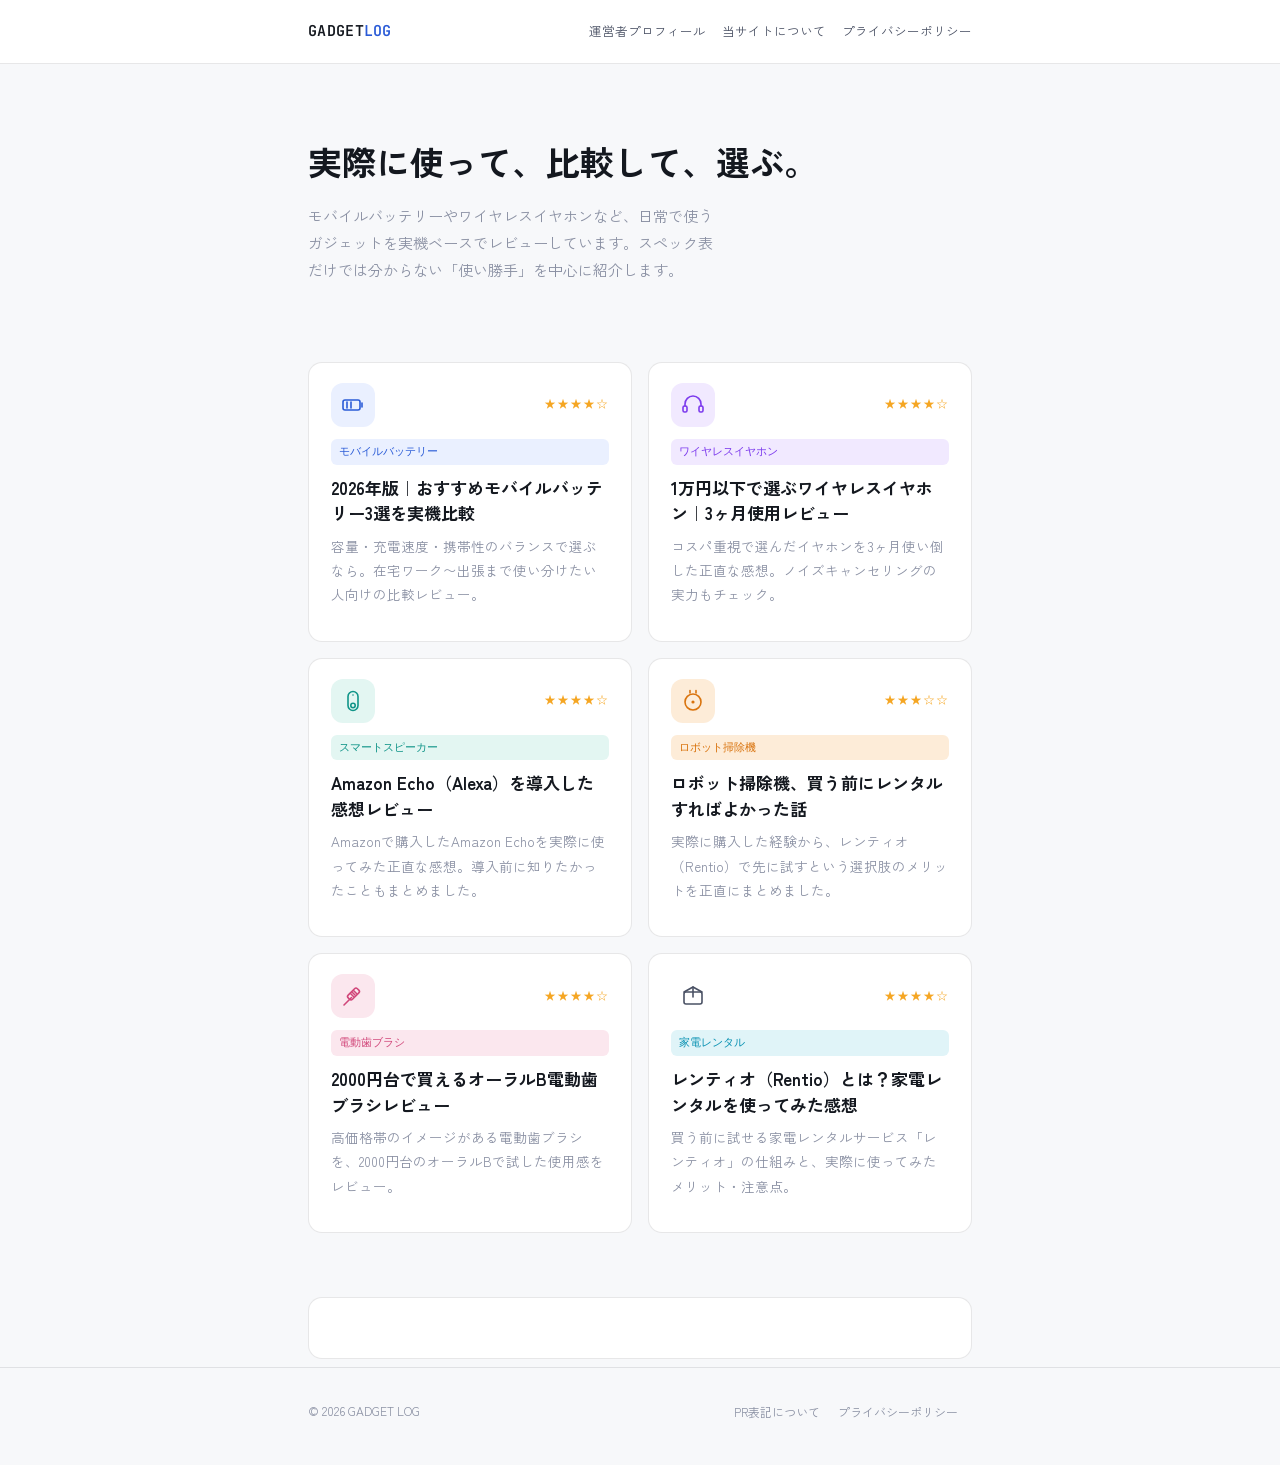
<file: index.html>
<!DOCTYPE html>
<html lang="ja">
<head>
<meta charset="UTF-8">
<meta name="viewport" content="width=device-width, initial-scale=1.0">
<title>ガジェットログ — 実機レビューで選ぶ、失敗しないガジェット</title>
<meta name="description" content="モバイルバッテリーやワイヤレスイヤホンなど、身近なガジェットを実際に使って比較・レビューするブログ。">
<link rel="preconnect" href="https://fonts.googleapis.com">
<link rel="preconnect" href="https://fonts.gstatic.com" crossorigin>
<link href="https://fonts.googleapis.com/css2?family=Zen+Kaku+Gothic+New:wght@300;400;500;700&family=JetBrains+Mono:wght@400;500;600&display=swap" rel="stylesheet">
<link rel="stylesheet" href="style.css">
</head>
<body>

<header class="site-header">
  <div class="container">
    <div class="site-logo">GADGET<span>LOG</span></div>
    <nav class="site-nav">
      <a href="https://kaitoinoue0921-sudo.github.io/" target="_blank" rel="noopener noreferrer">運営者プロフィール</a>
      <a href="disclosure.html">当サイトについて</a>
      <a href="privacy.html">プライバシーポリシー</a>
    </nav>
  </div>
</header>

<section class="hero">
  <div class="container">
    <h1>実際に使って、比較して、選ぶ。</h1>
    <p>モバイルバッテリーやワイヤレスイヤホンなど、日常で使うガジェットを実機ベースでレビューしています。スペック表だけでは分からない「使い勝手」を中心に紹介します。</p>
  </div>
</section>

<main class="container">
  <div class="article-grid">

    <article class="article-card">
      <div class="card-top">
        <div class="icon-badge cat-battery">
          <svg viewBox="0 0 24 24"><rect x="2" y="7" width="17" height="10" rx="2"/><line x1="21" y1="10" x2="21" y2="14"/><line x1="6" y1="9" x2="6" y2="15"/><line x1="10" y1="9" x2="10" y2="15"/></svg>
        </div>
        <span class="card-stars">★★★★☆</span>
      </div>
      <span class="tag cat-battery">モバイルバッテリー</span>
      <h2><a href="articles/mobile-battery-comparison.html">2026年版｜おすすめモバイルバッテリー3選を実機比較</a></h2>
      <p>容量・充電速度・携帯性のバランスで選ぶなら。在宅ワーク〜出張まで使い分けたい人向けの比較レビュー。</p>
    </article>

    <article class="article-card">
      <div class="card-top">
        <div class="icon-badge cat-audio">
          <svg viewBox="0 0 24 24"><path d="M4 13v-2a8 8 0 0 1 16 0v2"/><rect x="2" y="13" width="4" height="6" rx="1.5"/><rect x="18" y="13" width="4" height="6" rx="1.5"/></svg>
        </div>
        <span class="card-stars">★★★★☆</span>
      </div>
      <span class="tag cat-audio">ワイヤレスイヤホン</span>
      <h2><a href="articles/wireless-earbuds-review.html">1万円以下で選ぶワイヤレスイヤホン｜3ヶ月使用レビュー</a></h2>
      <p>コスパ重視で選んだイヤホンを3ヶ月使い倒した正直な感想。ノイズキャンセリングの実力もチェック。</p>
    </article>

    <article class="article-card">
      <div class="card-top">
        <div class="icon-badge cat-smart">
          <svg viewBox="0 0 24 24"><rect x="7" y="2.5" width="10" height="19" rx="5"/><circle cx="12" cy="16.5" r="2.2"/><line x1="12" y1="6" x2="12" y2="6.01"/></svg>
        </div>
        <span class="card-stars">★★★★☆</span>
      </div>
      <span class="tag cat-smart">スマートスピーカー</span>
      <h2><a href="articles/amazon-echo-review.html">Amazon Echo（Alexa）を導入した感想レビュー</a></h2>
      <p>Amazonで購入したAmazon Echoを実際に使ってみた正直な感想。導入前に知りたかったこともまとめました。</p>
    </article>

    <article class="article-card">
      <div class="card-top">
        <div class="icon-badge cat-clean">
          <svg viewBox="0 0 24 24"><circle cx="12" cy="13" r="8"/><circle cx="12" cy="13" r="1.6" fill="currentColor" stroke="none"/><path d="M9 4 L9 1.5 M15 4 L15 1.5"/></svg>
        </div>
        <span class="card-stars">★★★☆☆</span>
      </div>
      <span class="tag cat-clean">ロボット掃除機</span>
      <h2><a href="articles/robot-vacuum-buy-vs-rent.html">ロボット掃除機、買う前にレンタルすればよかった話</a></h2>
      <p>実際に購入した経験から、レンティオ（Rentio）で先に試すという選択肢のメリットを正直にまとめました。</p>
    </article>

    <article class="article-card">
      <div class="card-top">
        <div class="icon-badge cat-care">
          <svg viewBox="0 0 24 24"><path d="M3 21 L10.5 13.5"/><rect x="9.5" y="3.5" width="6" height="13" rx="2" transform="rotate(45 12.5 10)"/><path d="M12.5 6.5 L15.5 9.5 M11 8 L14 11 M9.5 9.5 L12.5 12.5"/></svg>
        </div>
        <span class="card-stars">★★★★☆</span>
      </div>
      <span class="tag cat-care">電動歯ブラシ</span>
      <h2><a href="articles/oral-b-toothbrush.html">2000円台で買えるオーラルB電動歯ブラシレビュー</a></h2>
      <p>高価格帯のイメージがある電動歯ブラシを、2000円台のオーラルBで試した使用感をレビュー。</p>
    </article>

    <article class="article-card">
      <div class="card-top">
        <div class="icon-badge cat-rental">
          <svg viewBox="0 0 24 24"><rect x="3" y="8" width="18" height="12" rx="2"/><path d="M3 8 L12 3 L21 8"/><path d="M12 3 V13"/></svg>
        </div>
        <span class="card-stars">★★★★☆</span>
      </div>
      <span class="tag cat-rental">家電レンタル</span>
      <h2><a href="articles/rentio-review.html">レンティオ（Rentio）とは？家電レンタルを使ってみた感想</a></h2>
      <p>買う前に試せる家電レンタルサービス「レンティオ」の仕組みと、実際に使ってみたメリット・注意点。</p>
    </article>

  </div>
  <!-- 応援セクション。文面と金額は本体サイト側の /support/support.js で一括管理している -->
  <section class="support-section">
    <div data-ksup="gadget-log" data-skin="light"></div>
  </section>

</main>

<footer class="site-footer">
  <div class="container">
    <p>&copy; 2026 GADGET LOG</p>
    <nav>
      <a href="disclosure.html">PR表記について</a>
      <a href="privacy.html">プライバシーポリシー</a>
    </nav>
  </div>
</footer>

<script src="https://kaitoinoue0921.github.io/support/support.js" defer></script>
</body>
</html>
</file>
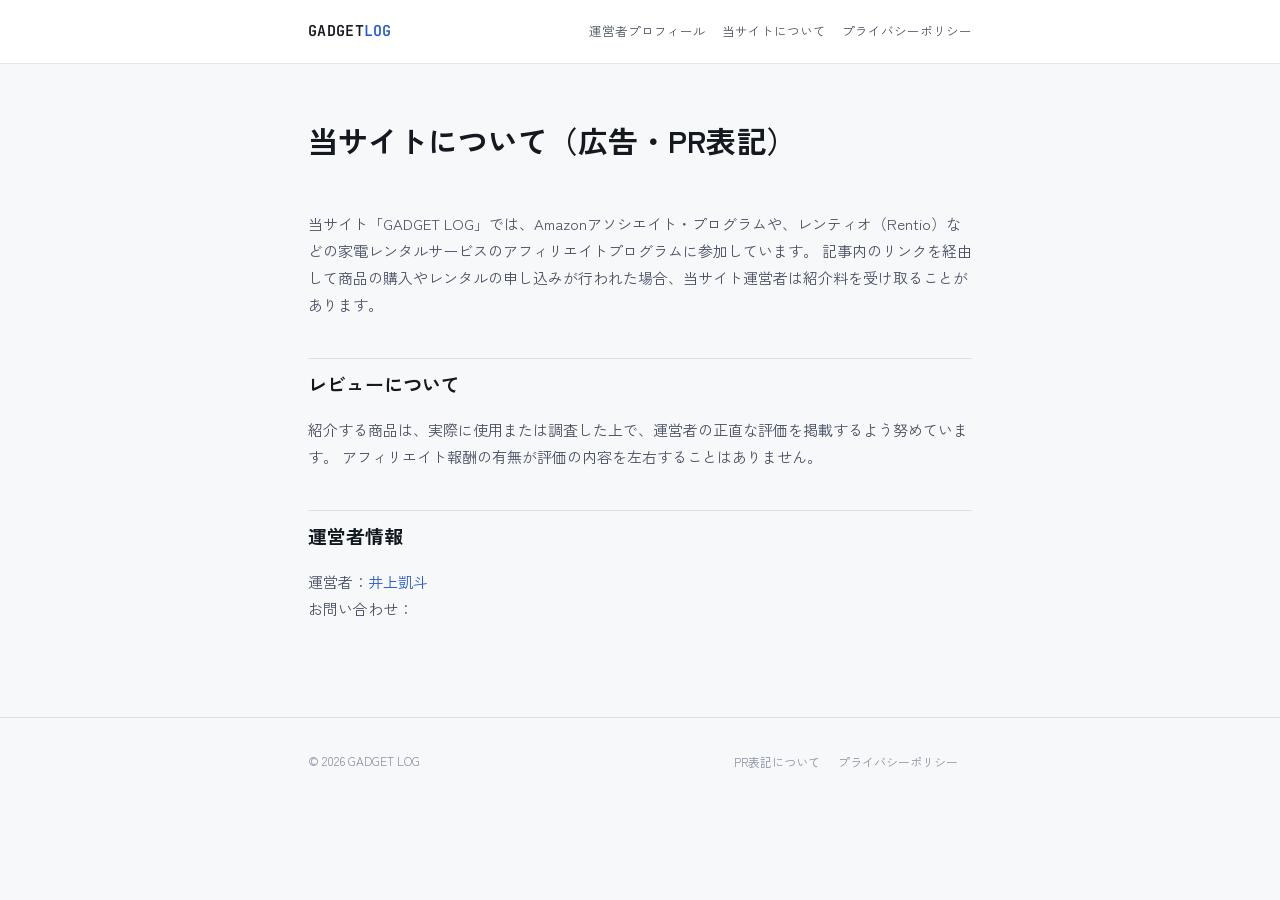
<file: disclosure.html>
<!DOCTYPE html>
<html lang="ja">
<head>
<meta charset="UTF-8">
<meta name="viewport" content="width=device-width, initial-scale=1.0">
<title>当サイトについて（PR表記） — GADGET LOG</title>
<link href="https://fonts.googleapis.com/css2?family=Zen+Kaku+Gothic+New:wght@300;400;500;700&family=JetBrains+Mono:wght@400;500;600&display=swap" rel="stylesheet">
<link rel="stylesheet" href="style.css">
</head>
<body>

<header class="site-header">
  <div class="container">
    <div class="site-logo"><a href="index.html" style="color:inherit;text-decoration:none;">GADGET<span>LOG</span></a></div>
    <nav class="site-nav">
      <a href="https://kaitoinoue0921-sudo.github.io/" target="_blank" rel="noopener noreferrer">運営者プロフィール</a>
      <a href="disclosure.html">当サイトについて</a>
      <a href="privacy.html">プライバシーポリシー</a>
    </nav>
  </div>
</header>

<div class="container">
  <div class="article-header">
    <h1>当サイトについて（広告・PR表記）</h1>
  </div>
</div>

<article class="body">
  <div class="container">
    <p>
      当サイト「GADGET LOG」では、Amazonアソシエイト・プログラムや、レンティオ（Rentio）などの家電レンタルサービスのアフィリエイトプログラムに参加しています。
      記事内のリンクを経由して商品の購入やレンタルの申し込みが行われた場合、当サイト運営者は紹介料を受け取ることがあります。
    </p>
    <h2>レビューについて</h2>
    <p>
      紹介する商品は、実際に使用または調査した上で、運営者の正直な評価を掲載するよう努めています。
      アフィリエイト報酬の有無が評価の内容を左右することはありません。
    </p>
    <h2>運営者情報</h2>
    <p>
      運営者：<a href="https://kaitoinoue0921-sudo.github.io/" target="_blank" rel="noopener noreferrer">井上凱斗</a><br>
      お問い合わせ：<!-- TODO: 連絡先メールアドレスを記載 -->
    </p>
  </div>
</article>

<footer class="site-footer">
  <div class="container">
    <p>&copy; 2026 GADGET LOG</p>
    <nav>
      <a href="disclosure.html">PR表記について</a>
      <a href="privacy.html">プライバシーポリシー</a>
    </nav>
  </div>
</footer>

</body>
</html>
</file>
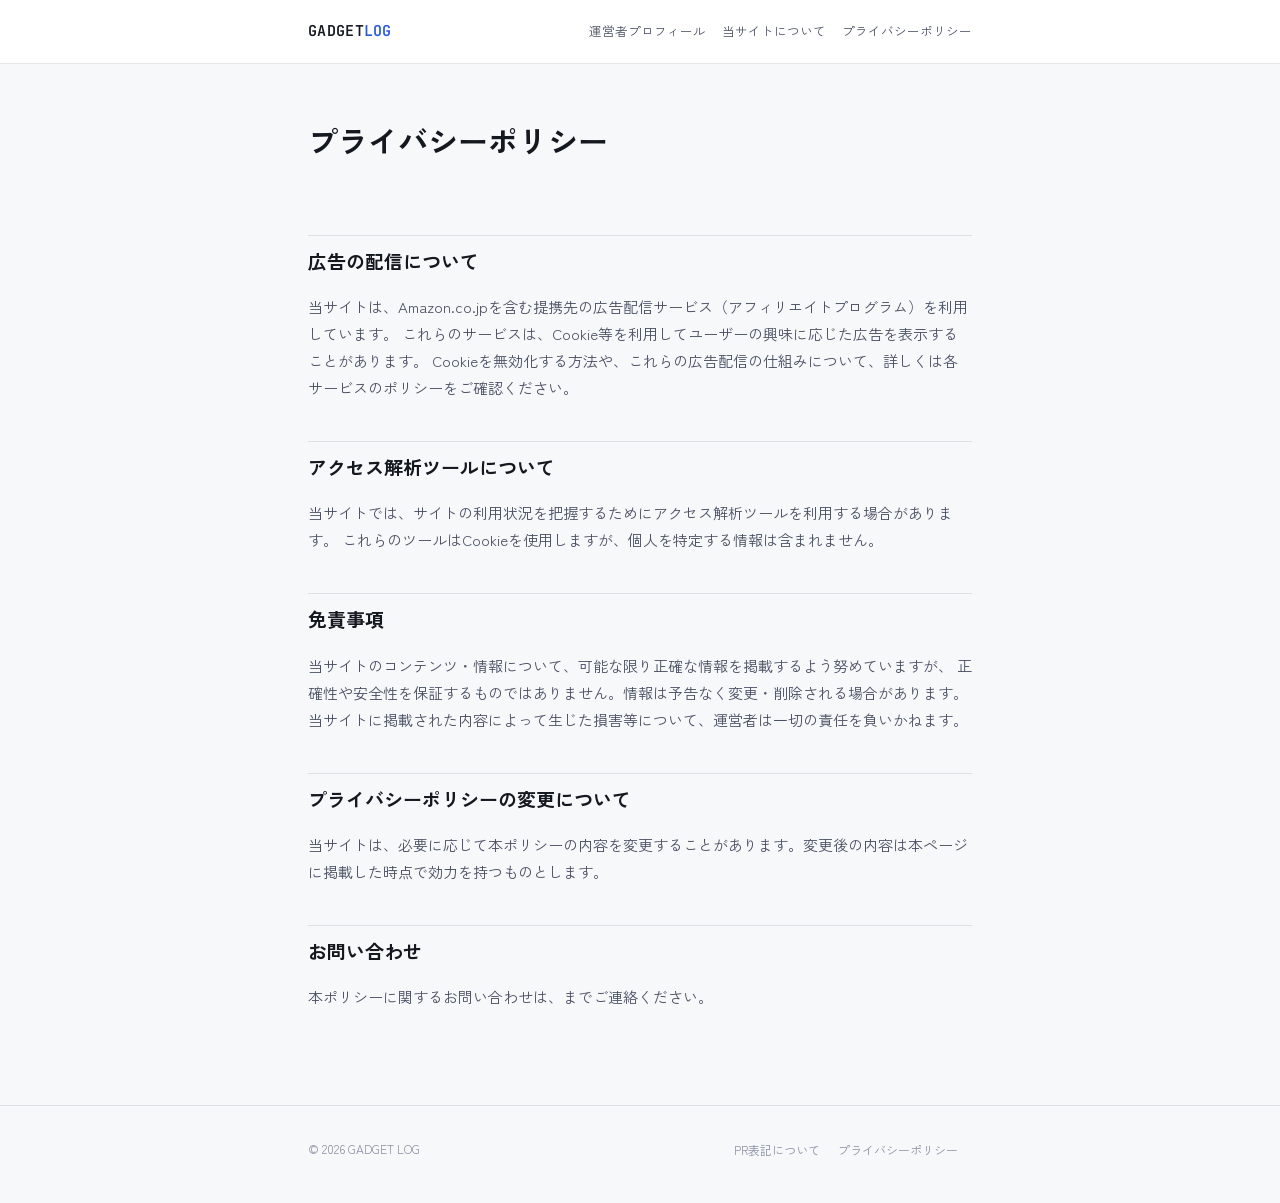
<file: privacy.html>
<!DOCTYPE html>
<html lang="ja">
<head>
<meta charset="UTF-8">
<meta name="viewport" content="width=device-width, initial-scale=1.0">
<title>プライバシーポリシー — GADGET LOG</title>
<link href="https://fonts.googleapis.com/css2?family=Zen+Kaku+Gothic+New:wght@300;400;500;700&family=JetBrains+Mono:wght@400;500;600&display=swap" rel="stylesheet">
<link rel="stylesheet" href="style.css">
</head>
<body>

<header class="site-header">
  <div class="container">
    <div class="site-logo"><a href="index.html" style="color:inherit;text-decoration:none;">GADGET<span>LOG</span></a></div>
    <nav class="site-nav">
      <a href="https://kaitoinoue0921-sudo.github.io/" target="_blank" rel="noopener noreferrer">運営者プロフィール</a>
      <a href="disclosure.html">当サイトについて</a>
      <a href="privacy.html">プライバシーポリシー</a>
    </nav>
  </div>
</header>

<div class="container">
  <div class="article-header">
    <h1>プライバシーポリシー</h1>
  </div>
</div>

<article class="body">
  <div class="container">

    <h2>広告の配信について</h2>
    <p>
      当サイトは、Amazon.co.jpを含む提携先の広告配信サービス（アフィリエイトプログラム）を利用しています。
      これらのサービスは、Cookie等を利用してユーザーの興味に応じた広告を表示することがあります。
      Cookieを無効化する方法や、これらの広告配信の仕組みについて、詳しくは各サービスのポリシーをご確認ください。
    </p>

    <h2>アクセス解析ツールについて</h2>
    <p>
      当サイトでは、サイトの利用状況を把握するためにアクセス解析ツールを利用する場合があります。
      <!-- TODO: Google Analytics等を導入する場合はここに明記 -->
      これらのツールはCookieを使用しますが、個人を特定する情報は含まれません。
    </p>

    <h2>免責事項</h2>
    <p>
      当サイトのコンテンツ・情報について、可能な限り正確な情報を掲載するよう努めていますが、
      正確性や安全性を保証するものではありません。情報は予告なく変更・削除される場合があります。
      当サイトに掲載された内容によって生じた損害等について、運営者は一切の責任を負いかねます。
    </p>

    <h2>プライバシーポリシーの変更について</h2>
    <p>
      当サイトは、必要に応じて本ポリシーの内容を変更することがあります。変更後の内容は本ページに掲載した時点で効力を持つものとします。
    </p>

    <h2>お問い合わせ</h2>
    <p>
      本ポリシーに関するお問い合わせは、<!-- TODO: 連絡先メールアドレスを記載 -->までご連絡ください。
    </p>

  </div>
</article>

<footer class="site-footer">
  <div class="container">
    <p>&copy; 2026 GADGET LOG</p>
    <nav>
      <a href="disclosure.html">PR表記について</a>
      <a href="privacy.html">プライバシーポリシー</a>
    </nav>
  </div>
</footer>

</body>
</html>
</file>
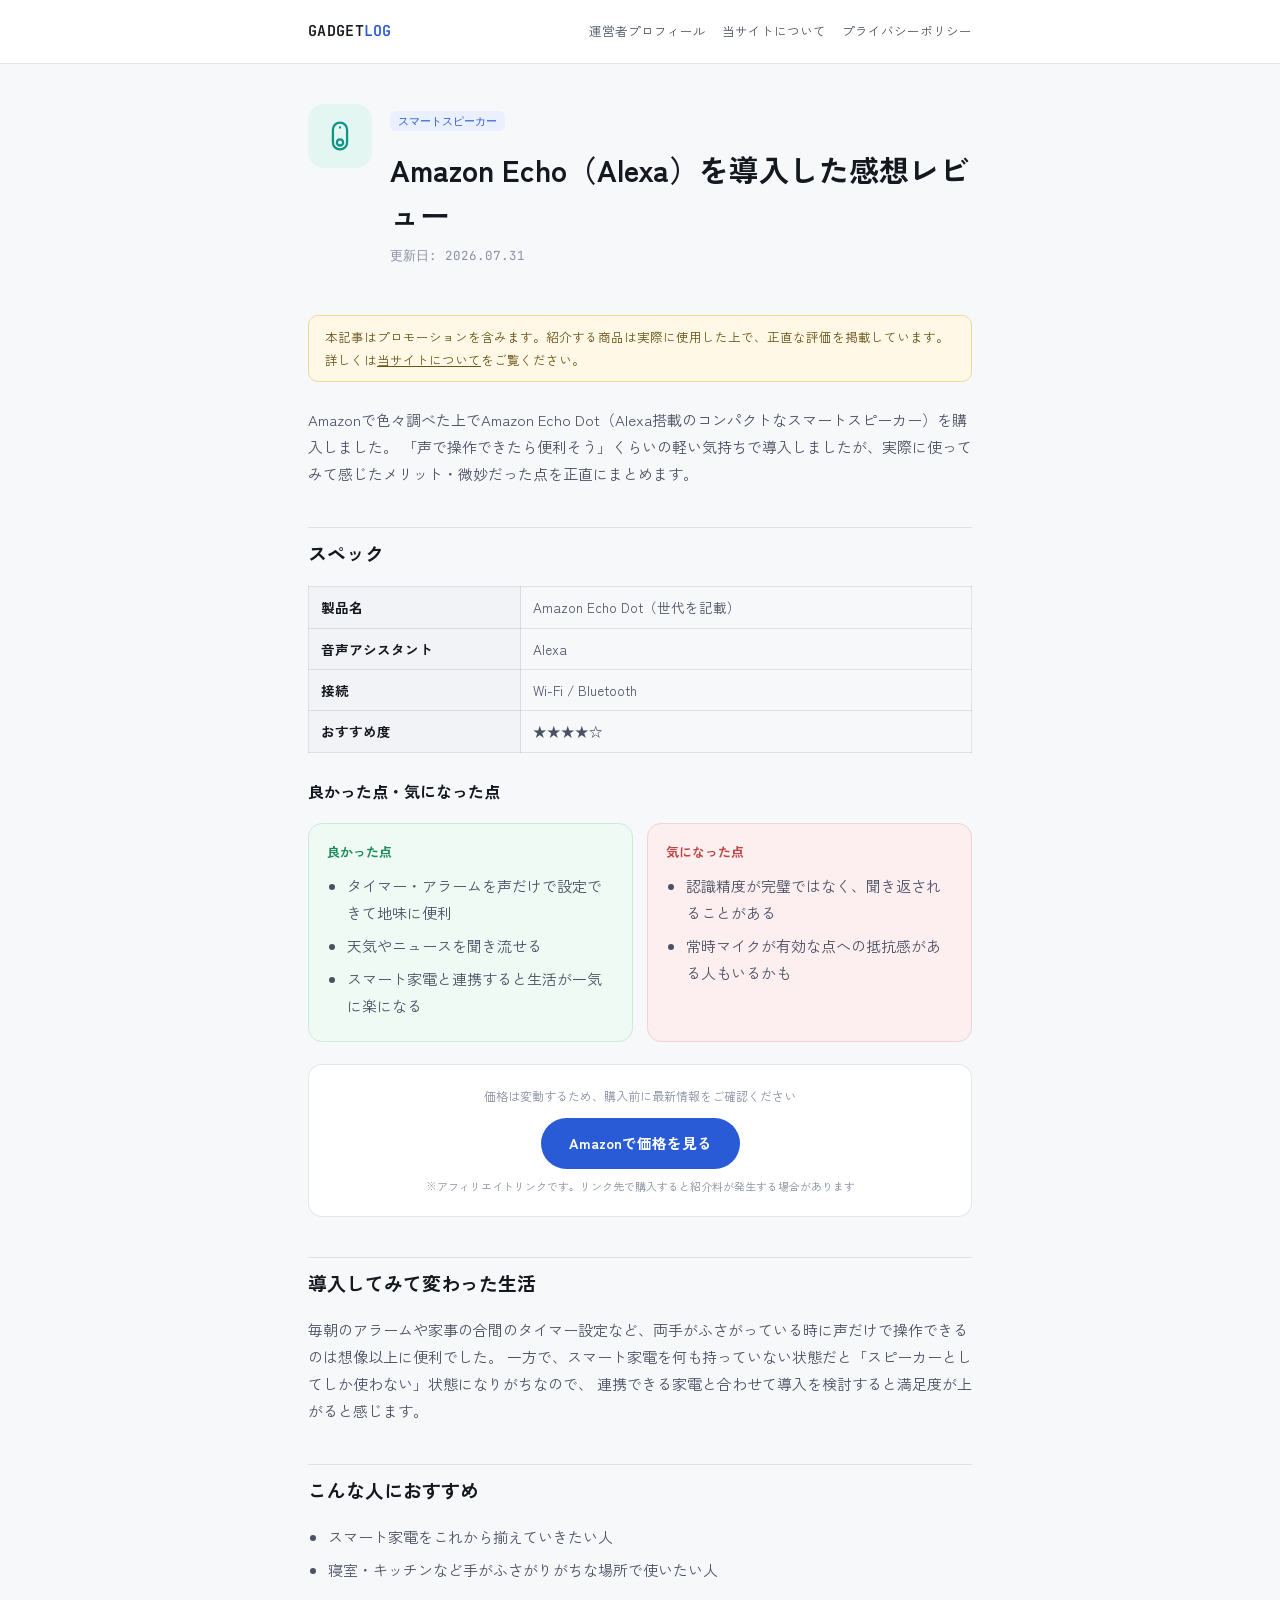
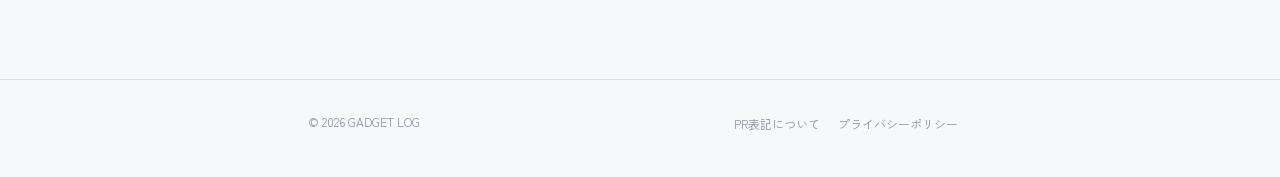
<file: articles/amazon-echo-review.html>
<!DOCTYPE html>
<html lang="ja">
<head>
<meta charset="UTF-8">
<meta name="viewport" content="width=device-width, initial-scale=1.0">
<title>Amazon Echo（Alexa）を導入した感想レビュー — GADGET LOG</title>
<meta name="description" content="Amazonで購入したAmazon Echo（Alexa）を実際に使ってみたレビュー。導入前に知りたかったことまとめ。">
<link rel="preconnect" href="https://fonts.googleapis.com">
<link rel="preconnect" href="https://fonts.gstatic.com" crossorigin>
<link href="https://fonts.googleapis.com/css2?family=Zen+Kaku+Gothic+New:wght@300;400;500;700&family=JetBrains+Mono:wght@400;500;600&display=swap" rel="stylesheet">
<link rel="stylesheet" href="../style.css">
</head>
<body>

<header class="site-header">
  <div class="container">
    <div class="site-logo"><a href="../index.html" style="color:inherit;text-decoration:none;">GADGET<span>LOG</span></a></div>
    <nav class="site-nav">
      <a href="https://kaitoinoue0921-sudo.github.io/" target="_blank" rel="noopener noreferrer">運営者プロフィール</a>
      <a href="../disclosure.html">当サイトについて</a>
      <a href="../privacy.html">プライバシーポリシー</a>
    </nav>
  </div>
</header>

<div class="container">
  <div class="article-header">
    <div class="icon-badge icon-badge--lg cat-smart">
      <svg viewBox="0 0 24 24"><rect x="7" y="2.5" width="10" height="19" rx="5"/><circle cx="12" cy="16.5" r="2.2"/><line x1="12" y1="6" x2="12" y2="6.01"/></svg>
    </div>
    <div class="header-text">
      <span class="tag cat-smart">スマートスピーカー</span>
      <h1>Amazon Echo（Alexa）を導入した感想レビュー</h1>
      <div class="byline">更新日: 2026.07.31</div>
    </div>
  </div>

  <div class="disclosure-banner">
    本記事はプロモーションを含みます。紹介する商品は実際に使用した上で、正直な評価を掲載しています。詳しくは<a href="../disclosure.html">当サイトについて</a>をご覧ください。
  </div>
</div>

<article class="body">
  <div class="container">

    <p>
      Amazonで色々調べた上でAmazon Echo Dot（Alexa搭載のコンパクトなスマートスピーカー）を購入しました。
      「声で操作できたら便利そう」くらいの軽い気持ちで導入しましたが、実際に使ってみて感じたメリット・微妙だった点を正直にまとめます。
      <!-- TODO: 実際の世代（第何世代のEcho Dotか）に差し替えてください -->
    </p>

    <h2>スペック</h2>
    <table class="spec">
      <tr><th>製品名</th><td>Amazon Echo Dot（世代を記載）</td></tr>
      <tr><th>音声アシスタント</th><td>Alexa</td></tr>
      <tr><th>接続</th><td>Wi-Fi / Bluetooth</td></tr>
      <tr><th>おすすめ度</th><td>★★★★☆</td></tr>
    </table>

    <h3>良かった点・気になった点</h3>
    <div class="pros-cons">
      <div class="pros">
        <h4>良かった点</h4>
        <ul>
          <li>タイマー・アラームを声だけで設定できて地味に便利</li>
          <li>天気やニュースを聞き流せる</li>
          <li>スマート家電と連携すると生活が一気に楽になる</li>
        </ul>
      </div>
      <div class="cons">
        <h4>気になった点</h4>
        <ul>
          <li>認識精度が完璧ではなく、聞き返されることがある</li>
          <li>常時マイクが有効な点への抵抗感がある人もいるかも</li>
        </ul>
      </div>
    </div>

    <div class="cta-box">
      <div class="price-note">価格は変動するため、購入前に最新情報をご確認ください</div>
      <a class="cta-button" href="#" rel="nofollow sponsored noopener" target="_blank">Amazonで価格を見る</a>
      <span class="ext-note">※アフィリエイトリンクです。リンク先で購入すると紹介料が発生する場合があります</span>
    </div>

    <h2>導入してみて変わった生活</h2>
    <p>
      毎朝のアラームや家事の合間のタイマー設定など、両手がふさがっている時に声だけで操作できるのは想像以上に便利でした。
      一方で、スマート家電を何も持っていない状態だと「スピーカーとしてしか使わない」状態になりがちなので、
      連携できる家電と合わせて導入を検討すると満足度が上がると感じます。
    </p>

    <h2>こんな人におすすめ</h2>
    <ul>
      <li>スマート家電をこれから揃えていきたい人</li>
      <li>寝室・キッチンなど手がふさがりがちな場所で使いたい人</li>
    </ul>

  </div>
</article>

<footer class="site-footer">
  <div class="container">
    <p>&copy; 2026 GADGET LOG</p>
    <nav>
      <a href="../disclosure.html">PR表記について</a>
      <a href="../privacy.html">プライバシーポリシー</a>
    </nav>
  </div>
</footer>

</body>
</html>
</file>
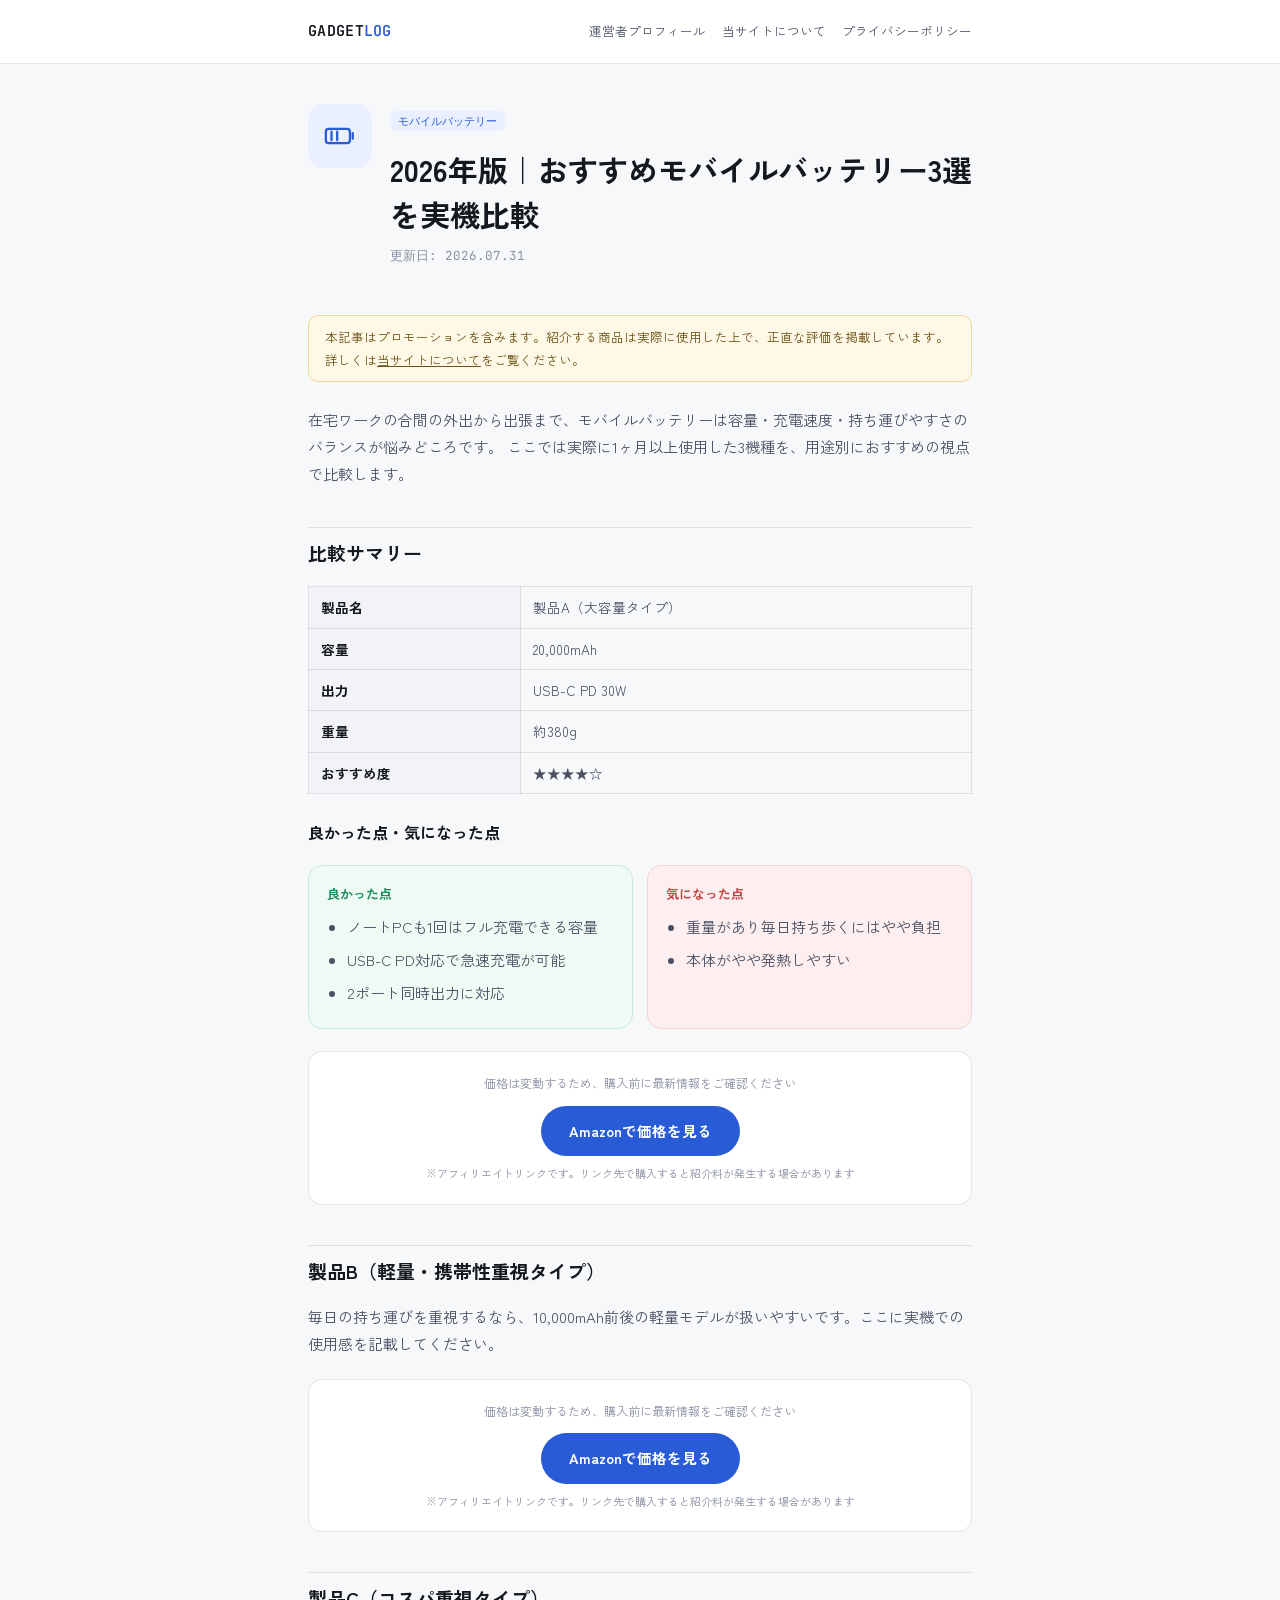
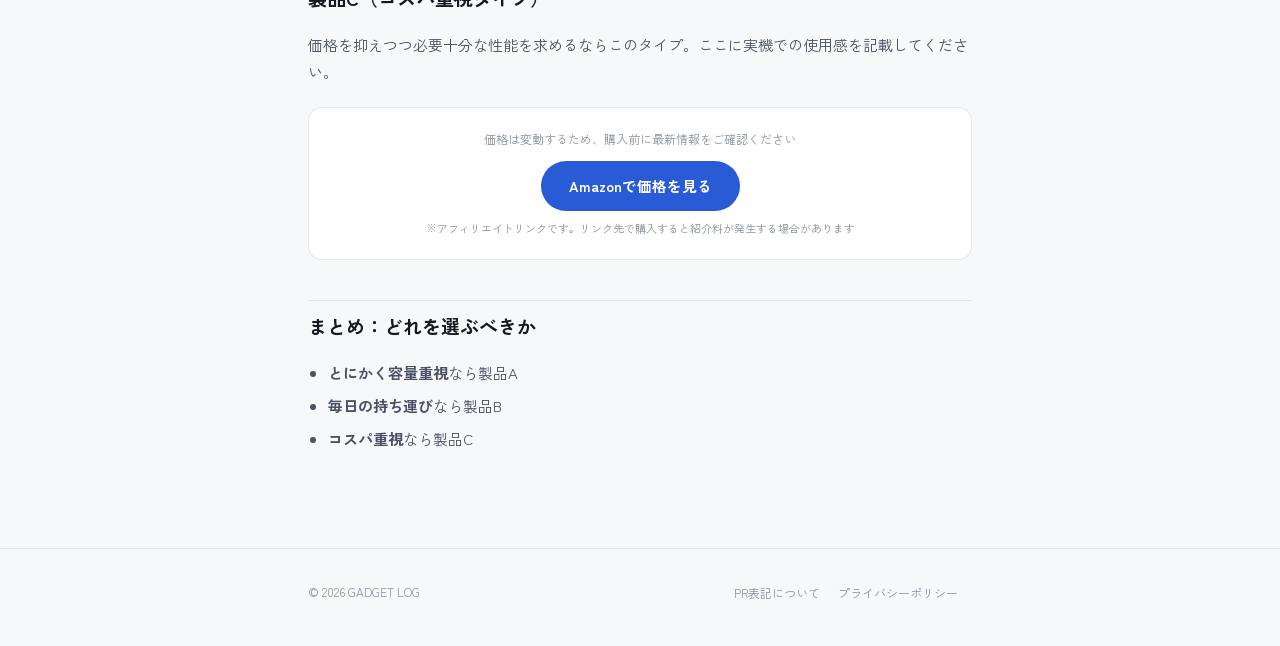
<file: articles/mobile-battery-comparison.html>
<!DOCTYPE html>
<html lang="ja">
<head>
<meta charset="UTF-8">
<meta name="viewport" content="width=device-width, initial-scale=1.0">
<title>2026年版｜おすすめモバイルバッテリー3選を実機比較 — GADGET LOG</title>
<meta name="description" content="容量・充電速度・携帯性のバランスで選ぶモバイルバッテリー3機種を実機比較。">
<link rel="preconnect" href="https://fonts.googleapis.com">
<link rel="preconnect" href="https://fonts.gstatic.com" crossorigin>
<link href="https://fonts.googleapis.com/css2?family=Zen+Kaku+Gothic+New:wght@300;400;500;700&family=JetBrains+Mono:wght@400;500;600&display=swap" rel="stylesheet">
<link rel="stylesheet" href="../style.css">
</head>
<body>

<header class="site-header">
  <div class="container">
    <div class="site-logo"><a href="../index.html" style="color:inherit;text-decoration:none;">GADGET<span>LOG</span></a></div>
    <nav class="site-nav">
      <a href="https://kaitoinoue0921-sudo.github.io/" target="_blank" rel="noopener noreferrer">運営者プロフィール</a>
      <a href="../disclosure.html">当サイトについて</a>
      <a href="../privacy.html">プライバシーポリシー</a>
    </nav>
  </div>
</header>

<div class="container">
  <div class="article-header">
    <div class="icon-badge icon-badge--lg cat-battery">
      <svg viewBox="0 0 24 24"><rect x="2" y="7" width="17" height="10" rx="2"/><line x1="21" y1="10" x2="21" y2="14"/><line x1="6" y1="9" x2="6" y2="15"/><line x1="10" y1="9" x2="10" y2="15"/></svg>
    </div>
    <div class="header-text">
      <span class="tag cat-battery">モバイルバッテリー</span>
      <h1>2026年版｜おすすめモバイルバッテリー3選を実機比較</h1>
      <div class="byline">更新日: 2026.07.31</div>
    </div>
  </div>

  <div class="disclosure-banner">
    本記事はプロモーションを含みます。紹介する商品は実際に使用した上で、正直な評価を掲載しています。詳しくは<a href="../disclosure.html">当サイトについて</a>をご覧ください。
  </div>
</div>

<article class="body">
  <div class="container">

    <p>
      在宅ワークの合間の外出から出張まで、モバイルバッテリーは容量・充電速度・持ち運びやすさのバランスが悩みどころです。
      ここでは実際に1ヶ月以上使用した3機種を、用途別におすすめの視点で比較します。
      <!-- TODO: 実際に使用した製品名・型番・使用感に差し替えてください -->
    </p>

    <h2>比較サマリー</h2>
    <table class="spec">
      <tr><th>製品名</th><td>製品A（大容量タイプ）</td></tr>
      <tr><th>容量</th><td>20,000mAh</td></tr>
      <tr><th>出力</th><td>USB-C PD 30W</td></tr>
      <tr><th>重量</th><td>約380g</td></tr>
      <tr><th>おすすめ度</th><td>★★★★☆</td></tr>
    </table>

    <h3>良かった点・気になった点</h3>
    <div class="pros-cons">
      <div class="pros">
        <h4>良かった点</h4>
        <ul>
          <li>ノートPCも1回はフル充電できる容量</li>
          <li>USB-C PD対応で急速充電が可能</li>
          <li>2ポート同時出力に対応</li>
        </ul>
      </div>
      <div class="cons">
        <h4>気になった点</h4>
        <ul>
          <li>重量があり毎日持ち歩くにはやや負担</li>
          <li>本体がやや発熱しやすい</li>
        </ul>
      </div>
    </div>

    <div class="cta-box">
      <div class="price-note">価格は変動するため、購入前に最新情報をご確認ください</div>
      <a class="cta-button" href="#" rel="nofollow sponsored noopener" target="_blank">Amazonで価格を見る</a>
      <span class="ext-note">※アフィリエイトリンクです。リンク先で購入すると紹介料が発生する場合があります</span>
    </div>

    <h2>製品B（軽量・携帯性重視タイプ）</h2>
    <p>
      毎日の持ち運びを重視するなら、10,000mAh前後の軽量モデルが扱いやすいです。ここに実機での使用感を記載してください。
    </p>
    <div class="cta-box">
      <div class="price-note">価格は変動するため、購入前に最新情報をご確認ください</div>
      <a class="cta-button" href="#" rel="nofollow sponsored noopener" target="_blank">Amazonで価格を見る</a>
      <span class="ext-note">※アフィリエイトリンクです。リンク先で購入すると紹介料が発生する場合があります</span>
    </div>

    <h2>製品C（コスパ重視タイプ）</h2>
    <p>
      価格を抑えつつ必要十分な性能を求めるならこのタイプ。ここに実機での使用感を記載してください。
    </p>
    <div class="cta-box">
      <div class="price-note">価格は変動するため、購入前に最新情報をご確認ください</div>
      <a class="cta-button" href="#" rel="nofollow sponsored noopener" target="_blank">Amazonで価格を見る</a>
      <span class="ext-note">※アフィリエイトリンクです。リンク先で購入すると紹介料が発生する場合があります</span>
    </div>

    <h2>まとめ：どれを選ぶべきか</h2>
    <ul>
      <li><strong>とにかく容量重視</strong>なら製品A</li>
      <li><strong>毎日の持ち運び</strong>なら製品B</li>
      <li><strong>コスパ重視</strong>なら製品C</li>
    </ul>

  </div>
</article>

<footer class="site-footer">
  <div class="container">
    <p>&copy; 2026 GADGET LOG</p>
    <nav>
      <a href="../disclosure.html">PR表記について</a>
      <a href="../privacy.html">プライバシーポリシー</a>
    </nav>
  </div>
</footer>

</body>
</html>
</file>
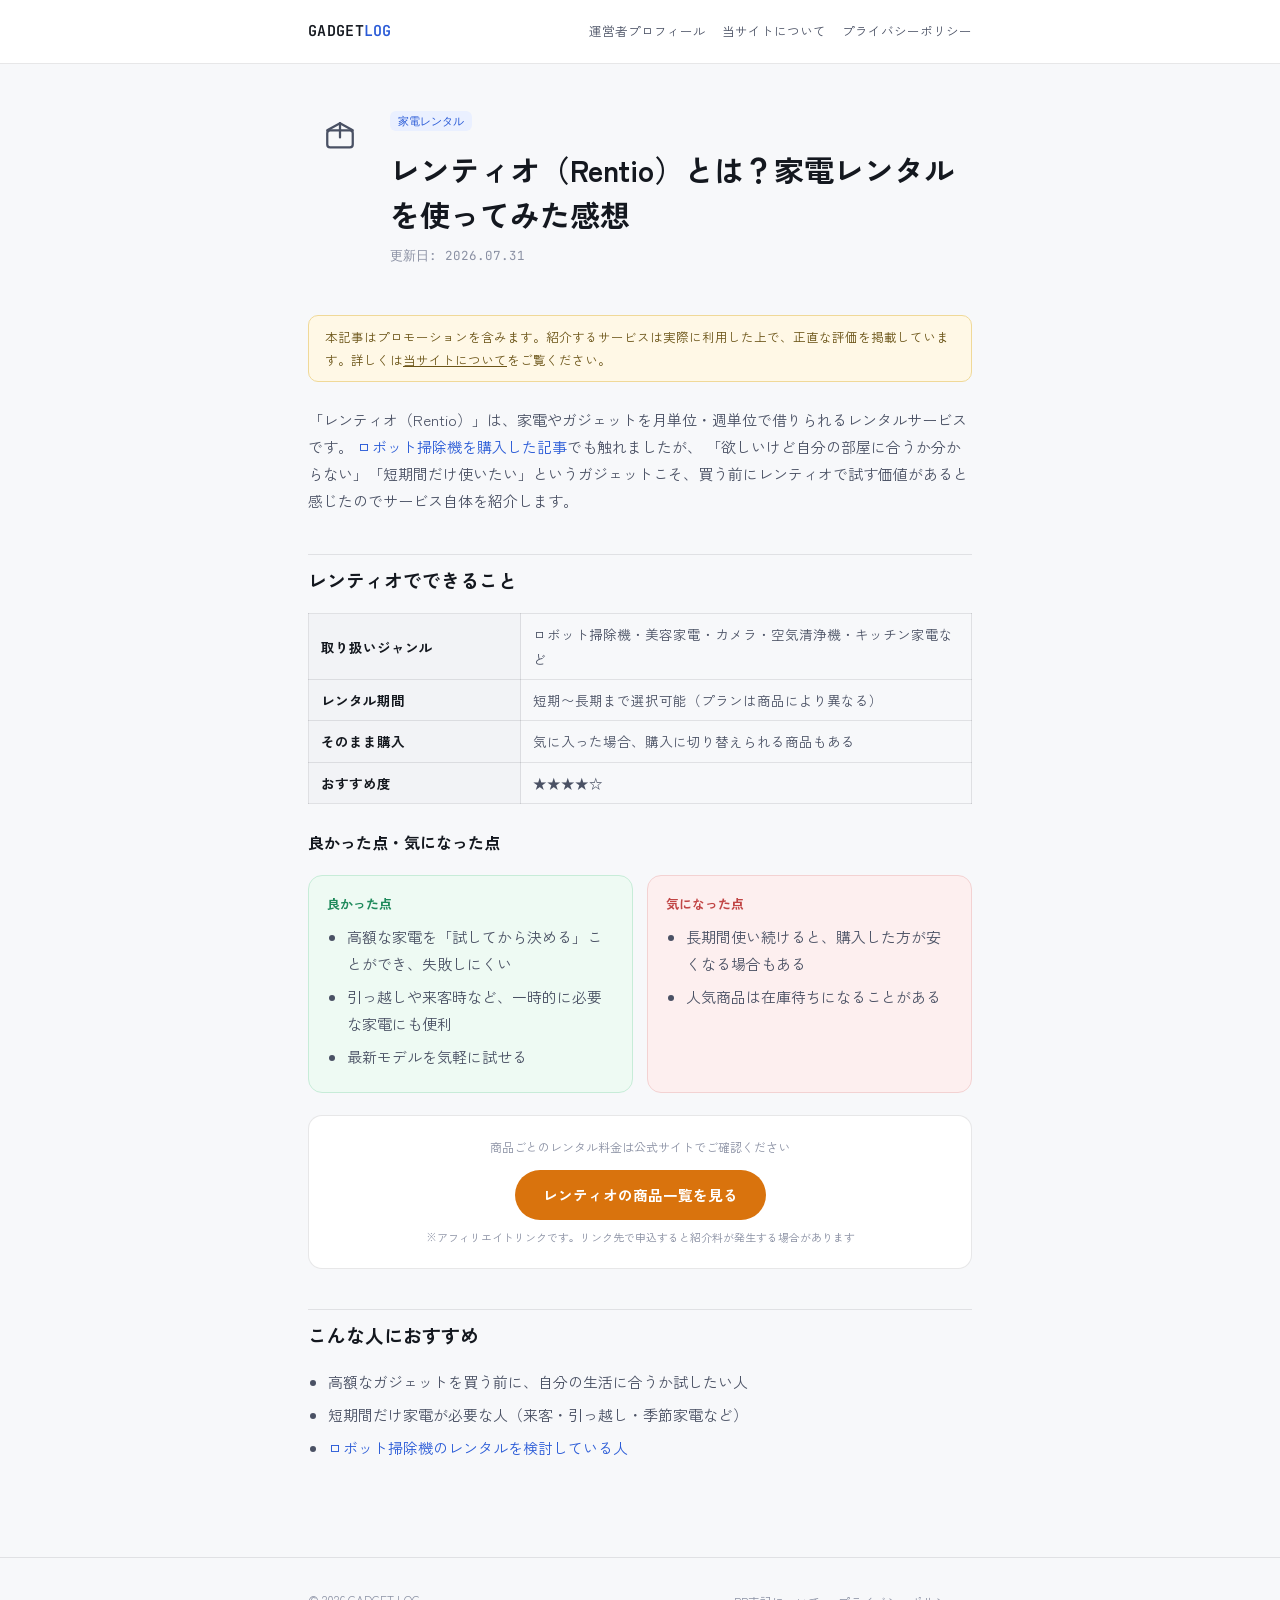
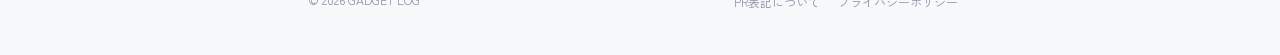
<file: articles/rentio-review.html>
<!DOCTYPE html>
<html lang="ja">
<head>
<meta charset="UTF-8">
<meta name="viewport" content="width=device-width, initial-scale=1.0">
<title>レンティオ（Rentio）とは？家電レンタルを使ってみた感想 — GADGET LOG</title>
<meta name="description" content="家電レンタルサービス「レンティオ（Rentio)」の仕組みと、実際に使ってみて感じたメリット・注意点をまとめました。">
<link rel="preconnect" href="https://fonts.googleapis.com">
<link rel="preconnect" href="https://fonts.gstatic.com" crossorigin>
<link href="https://fonts.googleapis.com/css2?family=Zen+Kaku+Gothic+New:wght@300;400;500;700&family=JetBrains+Mono:wght@400;500;600&display=swap" rel="stylesheet">
<link rel="stylesheet" href="../style.css">
</head>
<body>

<header class="site-header">
  <div class="container">
    <div class="site-logo"><a href="../index.html" style="color:inherit;text-decoration:none;">GADGET<span>LOG</span></a></div>
    <nav class="site-nav">
      <a href="https://kaitoinoue0921-sudo.github.io/" target="_blank" rel="noopener noreferrer">運営者プロフィール</a>
      <a href="../disclosure.html">当サイトについて</a>
      <a href="../privacy.html">プライバシーポリシー</a>
    </nav>
  </div>
</header>

<div class="container">
  <div class="article-header">
    <div class="icon-badge icon-badge--lg cat-rental">
      <svg viewBox="0 0 24 24"><rect x="3" y="8" width="18" height="12" rx="2"/><path d="M3 8 L12 3 L21 8"/><path d="M12 3 V13"/></svg>
    </div>
    <div class="header-text">
      <span class="tag cat-rental">家電レンタル</span>
      <h1>レンティオ（Rentio）とは？家電レンタルを使ってみた感想</h1>
      <div class="byline">更新日: 2026.07.31</div>
    </div>
  </div>

  <div class="disclosure-banner">
    本記事はプロモーションを含みます。紹介するサービスは実際に利用した上で、正直な評価を掲載しています。詳しくは<a href="../disclosure.html">当サイトについて</a>をご覧ください。
  </div>
</div>

<article class="body">
  <div class="container">

    <p>
      「レンティオ（Rentio）」は、家電やガジェットを月単位・週単位で借りられるレンタルサービスです。
      <a href="robot-vacuum-buy-vs-rent.html">ロボット掃除機を購入した記事</a>でも触れましたが、
      「欲しいけど自分の部屋に合うか分からない」「短期間だけ使いたい」というガジェットこそ、買う前にレンティオで試す価値があると感じたのでサービス自体を紹介します。
    </p>

    <h2>レンティオでできること</h2>
    <table class="spec">
      <tr><th>取り扱いジャンル</th><td>ロボット掃除機・美容家電・カメラ・空気清浄機・キッチン家電など</td></tr>
      <tr><th>レンタル期間</th><td>短期〜長期まで選択可能（プランは商品により異なる）</td></tr>
      <tr><th>そのまま購入</th><td>気に入った場合、購入に切り替えられる商品もある</td></tr>
      <tr><th>おすすめ度</th><td>★★★★☆</td></tr>
    </table>

    <h3>良かった点・気になった点</h3>
    <div class="pros-cons">
      <div class="pros">
        <h4>良かった点</h4>
        <ul>
          <li>高額な家電を「試してから決める」ことができ、失敗しにくい</li>
          <li>引っ越しや来客時など、一時的に必要な家電にも便利</li>
          <li>最新モデルを気軽に試せる</li>
        </ul>
      </div>
      <div class="cons">
        <h4>気になった点</h4>
        <ul>
          <li>長期間使い続けると、購入した方が安くなる場合もある</li>
          <li>人気商品は在庫待ちになることがある</li>
        </ul>
      </div>
    </div>

    <div class="cta-box">
      <div class="price-note">商品ごとのレンタル料金は公式サイトでご確認ください</div>
      <a class="cta-button cta-button--clean" href="#" rel="nofollow sponsored noopener" target="_blank">レンティオの商品一覧を見る</a>
      <span class="ext-note">※アフィリエイトリンクです。リンク先で申込すると紹介料が発生する場合があります</span>
    </div>

    <h2>こんな人におすすめ</h2>
    <ul>
      <li>高額なガジェットを買う前に、自分の生活に合うか試したい人</li>
      <li>短期間だけ家電が必要な人（来客・引っ越し・季節家電など）</li>
      <li><a href="robot-vacuum-buy-vs-rent.html">ロボット掃除機のレンタルを検討している人</a></li>
    </ul>

  </div>
</article>

<footer class="site-footer">
  <div class="container">
    <p>&copy; 2026 GADGET LOG</p>
    <nav>
      <a href="../disclosure.html">PR表記について</a>
      <a href="../privacy.html">プライバシーポリシー</a>
    </nav>
  </div>
</footer>

</body>
</html>
</file>
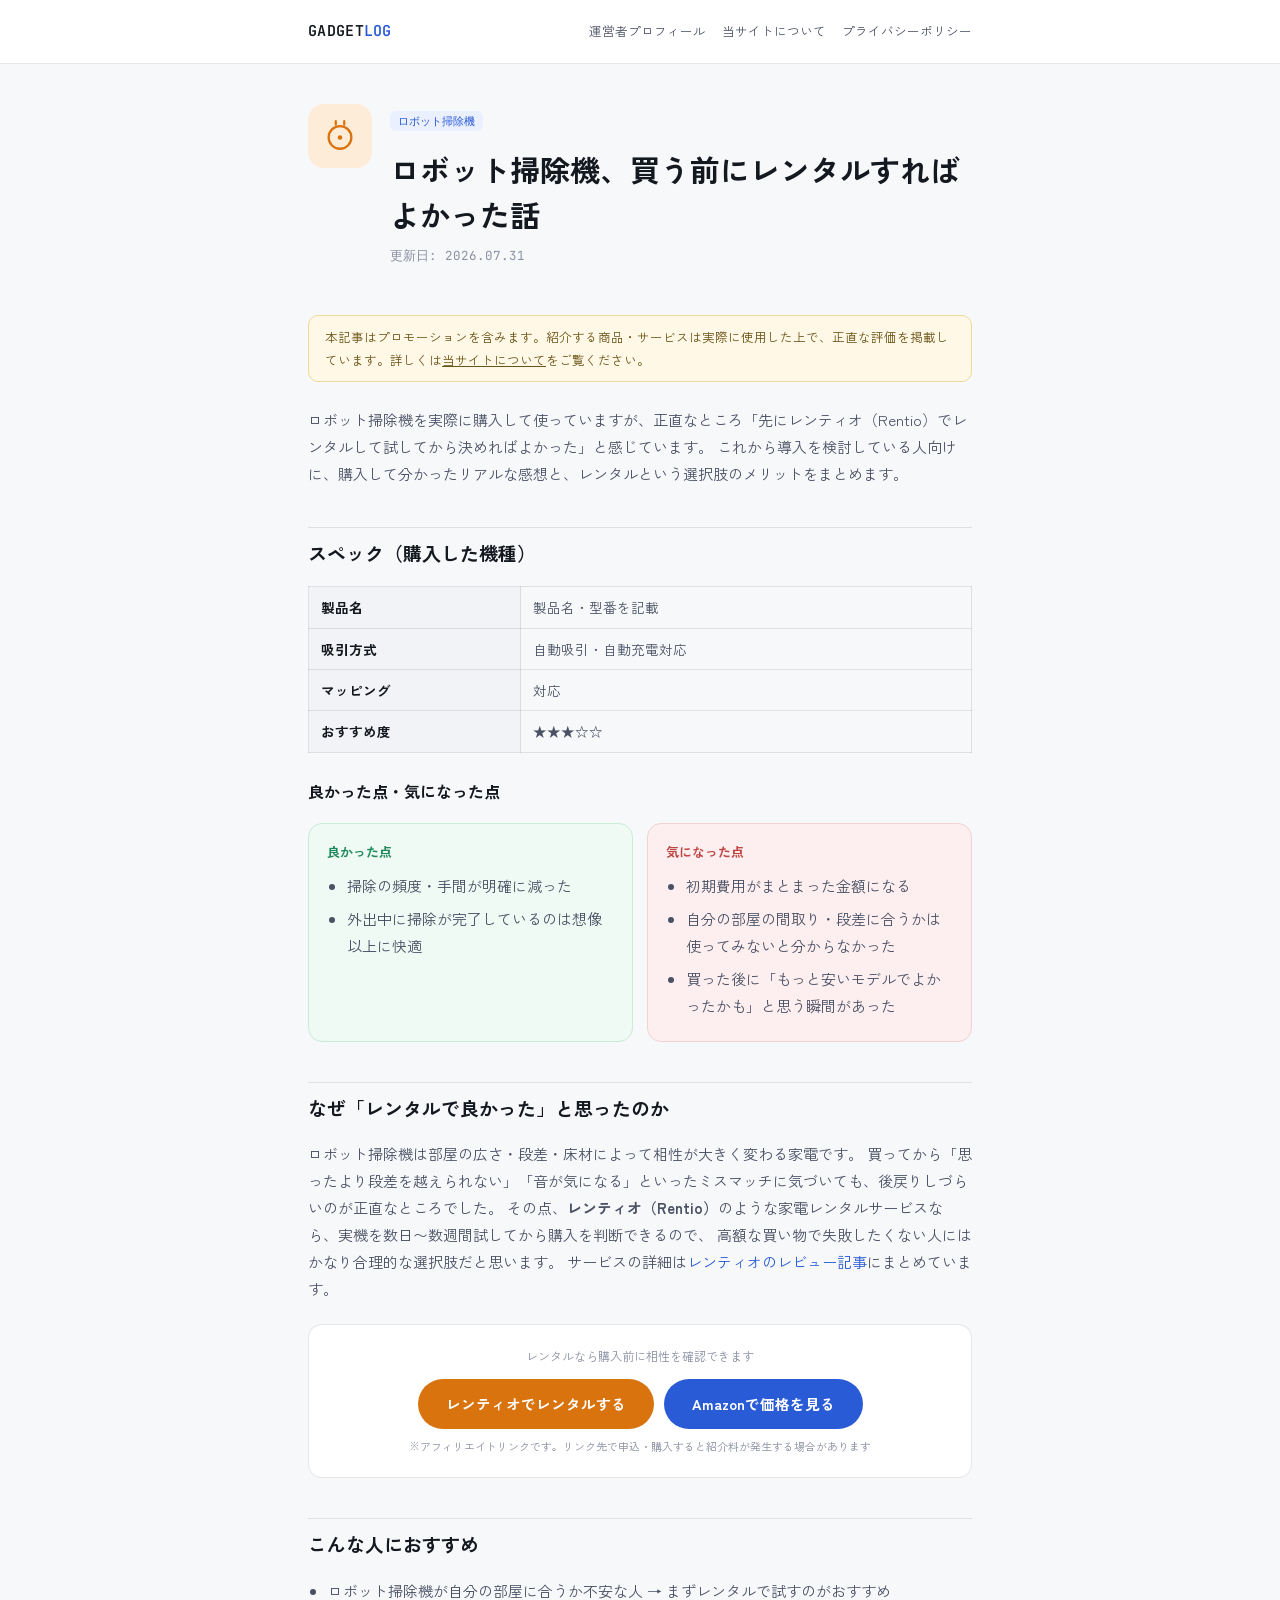
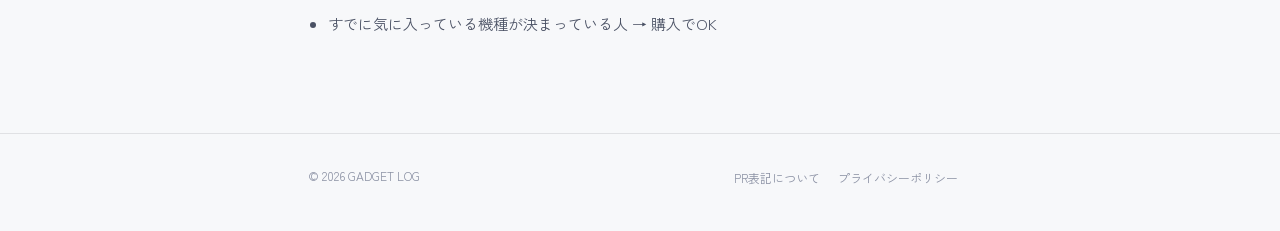
<file: articles/robot-vacuum-buy-vs-rent.html>
<!DOCTYPE html>
<html lang="ja">
<head>
<meta charset="UTF-8">
<meta name="viewport" content="width=device-width, initial-scale=1.0">
<title>ロボット掃除機、買う前にレンタルすればよかった話 — GADGET LOG</title>
<meta name="description" content="ロボット掃除機を購入した経験から、レンティオでのレンタルの方が合理的だったと感じた理由をまとめました。">
<link rel="preconnect" href="https://fonts.googleapis.com">
<link rel="preconnect" href="https://fonts.gstatic.com" crossorigin>
<link href="https://fonts.googleapis.com/css2?family=Zen+Kaku+Gothic+New:wght@300;400;500;700&family=JetBrains+Mono:wght@400;500;600&display=swap" rel="stylesheet">
<link rel="stylesheet" href="../style.css">
</head>
<body>

<header class="site-header">
  <div class="container">
    <div class="site-logo"><a href="../index.html" style="color:inherit;text-decoration:none;">GADGET<span>LOG</span></a></div>
    <nav class="site-nav">
      <a href="https://kaitoinoue0921-sudo.github.io/" target="_blank" rel="noopener noreferrer">運営者プロフィール</a>
      <a href="../disclosure.html">当サイトについて</a>
      <a href="../privacy.html">プライバシーポリシー</a>
    </nav>
  </div>
</header>

<div class="container">
  <div class="article-header">
    <div class="icon-badge icon-badge--lg cat-clean">
      <svg viewBox="0 0 24 24"><circle cx="12" cy="13" r="8"/><circle cx="12" cy="13" r="1.6" fill="currentColor" stroke="none"/><path d="M9 4 L9 1.5 M15 4 L15 1.5"/></svg>
    </div>
    <div class="header-text">
      <span class="tag cat-clean">ロボット掃除機</span>
      <h1>ロボット掃除機、買う前にレンタルすればよかった話</h1>
      <div class="byline">更新日: 2026.07.31</div>
    </div>
  </div>

  <div class="disclosure-banner">
    本記事はプロモーションを含みます。紹介する商品・サービスは実際に使用した上で、正直な評価を掲載しています。詳しくは<a href="../disclosure.html">当サイトについて</a>をご覧ください。
  </div>
</div>

<article class="body">
  <div class="container">

    <p>
      ロボット掃除機を実際に購入して使っていますが、正直なところ「先にレンティオ（Rentio）でレンタルして試してから決めればよかった」と感じています。
      これから導入を検討している人向けに、購入して分かったリアルな感想と、レンタルという選択肢のメリットをまとめます。
      <!-- TODO: 実際に購入した製品の型番・メーカーに差し替えてください -->
    </p>

    <h2>スペック（購入した機種）</h2>
    <table class="spec">
      <tr><th>製品名</th><td>製品名・型番を記載</td></tr>
      <tr><th>吸引方式</th><td>自動吸引・自動充電対応</td></tr>
      <tr><th>マッピング</th><td>対応</td></tr>
      <tr><th>おすすめ度</th><td>★★★☆☆</td></tr>
    </table>

    <h3>良かった点・気になった点</h3>
    <div class="pros-cons">
      <div class="pros">
        <h4>良かった点</h4>
        <ul>
          <li>掃除の頻度・手間が明確に減った</li>
          <li>外出中に掃除が完了しているのは想像以上に快適</li>
        </ul>
      </div>
      <div class="cons">
        <h4>気になった点</h4>
        <ul>
          <li>初期費用がまとまった金額になる</li>
          <li>自分の部屋の間取り・段差に合うかは使ってみないと分からなかった</li>
          <li>買った後に「もっと安いモデルでよかったかも」と思う瞬間があった</li>
        </ul>
      </div>
    </div>

    <h2>なぜ「レンタルで良かった」と思ったのか</h2>
    <p>
      ロボット掃除機は部屋の広さ・段差・床材によって相性が大きく変わる家電です。
      買ってから「思ったより段差を越えられない」「音が気になる」といったミスマッチに気づいても、後戻りしづらいのが正直なところでした。
      その点、<strong>レンティオ（Rentio）</strong>のような家電レンタルサービスなら、実機を数日〜数週間試してから購入を判断できるので、
      高額な買い物で失敗したくない人にはかなり合理的な選択肢だと思います。
      サービスの詳細は<a href="rentio-review.html">レンティオのレビュー記事</a>にまとめています。
    </p>

    <div class="cta-box">
      <div class="price-note">レンタルなら購入前に相性を確認できます</div>
      <div class="cta-row">
        <a class="cta-button cta-button--clean" href="#" rel="nofollow sponsored noopener" target="_blank">レンティオでレンタルする</a>
        <a class="cta-button" href="#" rel="nofollow sponsored noopener" target="_blank">Amazonで価格を見る</a>
      </div>
      <span class="ext-note">※アフィリエイトリンクです。リンク先で申込・購入すると紹介料が発生する場合があります</span>
    </div>

    <h2>こんな人におすすめ</h2>
    <ul>
      <li>ロボット掃除機が自分の部屋に合うか不安な人 → まずレンタルで試すのがおすすめ</li>
      <li>すでに気に入っている機種が決まっている人 → 購入でOK</li>
    </ul>

  </div>
</article>

<footer class="site-footer">
  <div class="container">
    <p>&copy; 2026 GADGET LOG</p>
    <nav>
      <a href="../disclosure.html">PR表記について</a>
      <a href="../privacy.html">プライバシーポリシー</a>
    </nav>
  </div>
</footer>

</body>
</html>
</file>
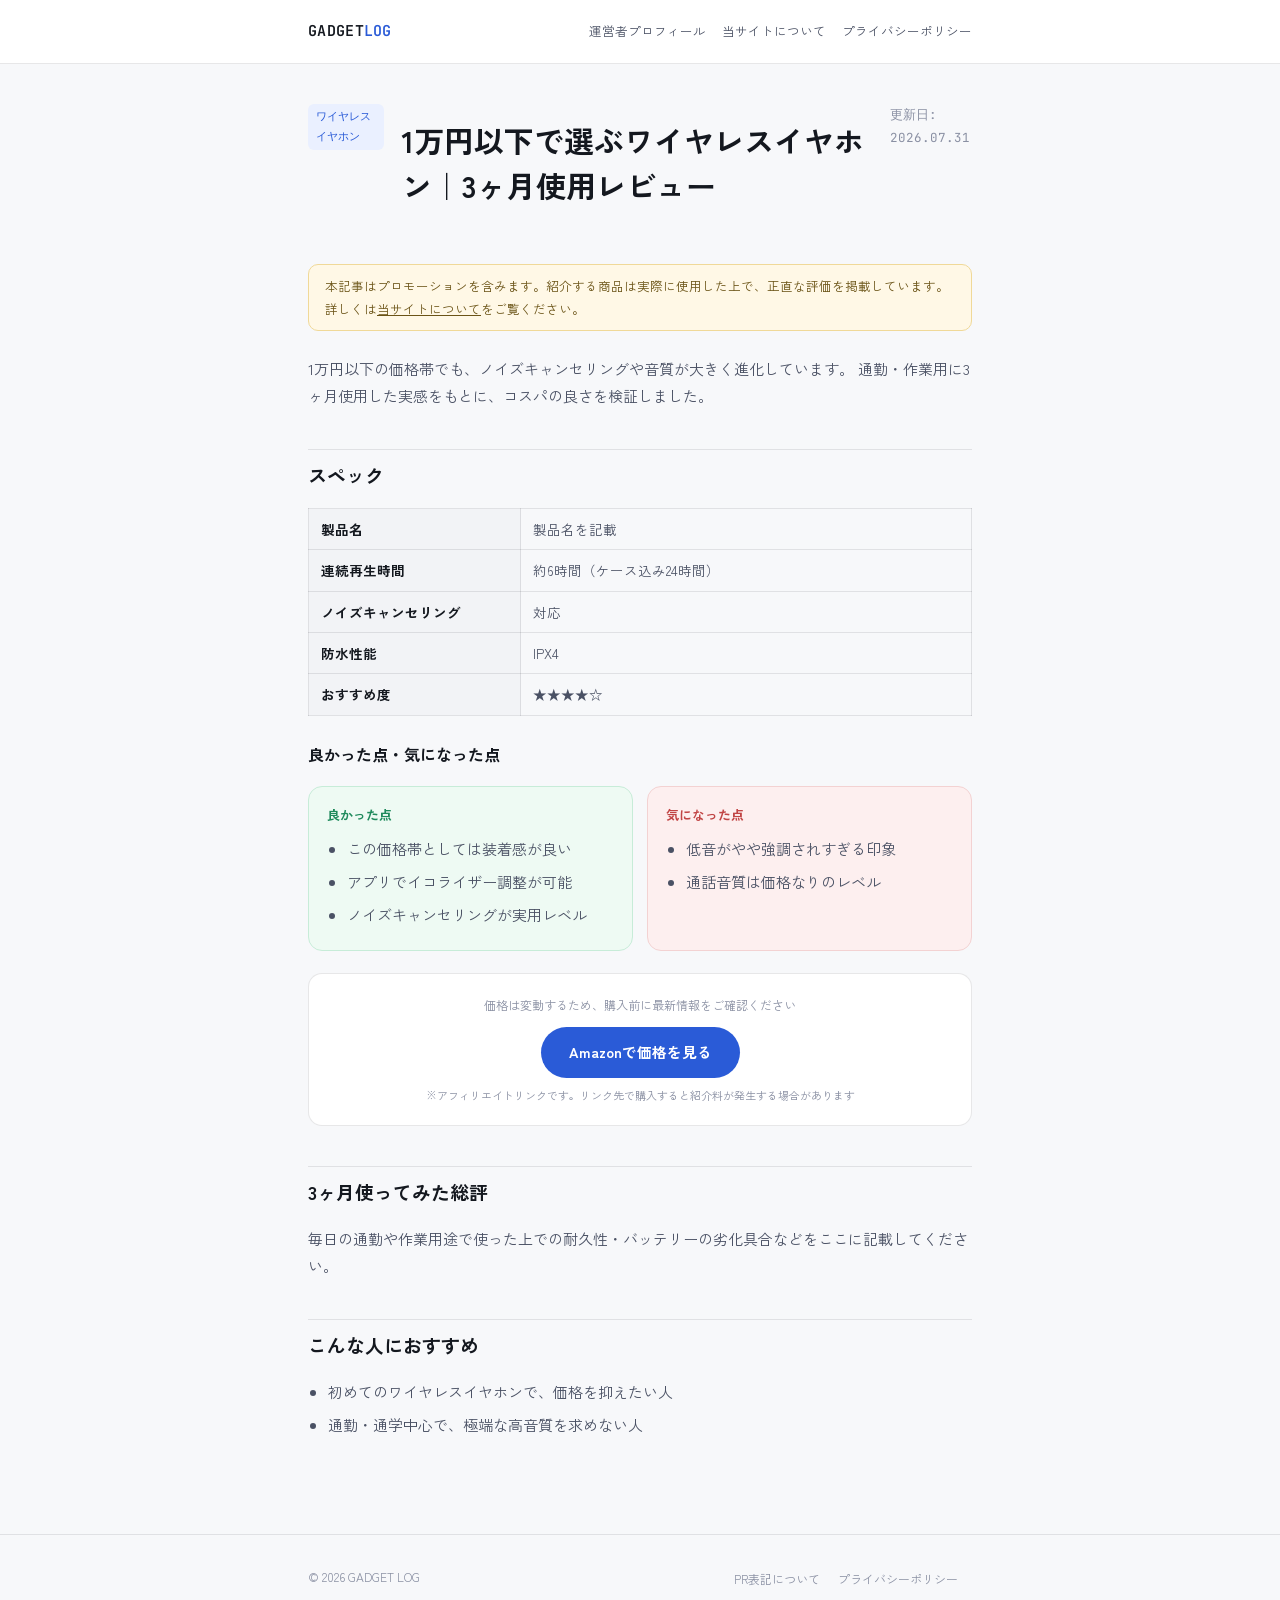
<file: articles/wireless-earbuds-review.html>
<!DOCTYPE html>
<html lang="ja">
<head>
<meta charset="UTF-8">
<meta name="viewport" content="width=device-width, initial-scale=1.0">
<title>1万円以下で選ぶワイヤレスイヤホン｜3ヶ月使用レビュー — GADGET LOG</title>
<meta name="description" content="コスパ重視のワイヤレスイヤホンを3ヶ月使用した正直なレビュー。ノイズキャンセリングの実力も検証。">
<link rel="preconnect" href="https://fonts.googleapis.com">
<link rel="preconnect" href="https://fonts.gstatic.com" crossorigin>
<link href="https://fonts.googleapis.com/css2?family=Zen+Kaku+Gothic+New:wght@300;400;500;700&family=JetBrains+Mono:wght@400;500;600&display=swap" rel="stylesheet">
<link rel="stylesheet" href="../style.css">
</head>
<body>

<header class="site-header">
  <div class="container">
    <div class="site-logo"><a href="../index.html" style="color:inherit;text-decoration:none;">GADGET<span>LOG</span></a></div>
    <nav class="site-nav">
      <a href="https://kaitoinoue0921-sudo.github.io/" target="_blank" rel="noopener noreferrer">運営者プロフィール</a>
      <a href="../disclosure.html">当サイトについて</a>
      <a href="../privacy.html">プライバシーポリシー</a>
    </nav>
  </div>
</header>

<div class="container">
  <div class="article-header">
    <span class="tag">ワイヤレスイヤホン</span>
    <h1>1万円以下で選ぶワイヤレスイヤホン｜3ヶ月使用レビュー</h1>
    <div class="byline">更新日: 2026.07.31</div>
  </div>

  <div class="disclosure-banner">
    本記事はプロモーションを含みます。紹介する商品は実際に使用した上で、正直な評価を掲載しています。詳しくは<a href="../disclosure.html">当サイトについて</a>をご覧ください。
  </div>
</div>

<article class="body">
  <div class="container">

    <p>
      1万円以下の価格帯でも、ノイズキャンセリングや音質が大きく進化しています。
      通勤・作業用に3ヶ月使用した実感をもとに、コスパの良さを検証しました。
      <!-- TODO: 実際に使用した製品名・型番・使用感に差し替えてください -->
    </p>

    <h2>スペック</h2>
    <table class="spec">
      <tr><th>製品名</th><td>製品名を記載</td></tr>
      <tr><th>連続再生時間</th><td>約6時間（ケース込み24時間）</td></tr>
      <tr><th>ノイズキャンセリング</th><td>対応</td></tr>
      <tr><th>防水性能</th><td>IPX4</td></tr>
      <tr><th>おすすめ度</th><td>★★★★☆</td></tr>
    </table>

    <h3>良かった点・気になった点</h3>
    <div class="pros-cons">
      <div class="pros">
        <h4>良かった点</h4>
        <ul>
          <li>この価格帯としては装着感が良い</li>
          <li>アプリでイコライザー調整が可能</li>
          <li>ノイズキャンセリングが実用レベル</li>
        </ul>
      </div>
      <div class="cons">
        <h4>気になった点</h4>
        <ul>
          <li>低音がやや強調されすぎる印象</li>
          <li>通話音質は価格なりのレベル</li>
        </ul>
      </div>
    </div>

    <div class="cta-box">
      <div class="price-note">価格は変動するため、購入前に最新情報をご確認ください</div>
      <a class="cta-button" href="#" rel="nofollow sponsored noopener" target="_blank">Amazonで価格を見る</a>
      <span class="ext-note">※アフィリエイトリンクです。リンク先で購入すると紹介料が発生する場合があります</span>
    </div>

    <h2>3ヶ月使ってみた総評</h2>
    <p>
      毎日の通勤や作業用途で使った上での耐久性・バッテリーの劣化具合などをここに記載してください。
    </p>

    <h2>こんな人におすすめ</h2>
    <ul>
      <li>初めてのワイヤレスイヤホンで、価格を抑えたい人</li>
      <li>通勤・通学中心で、極端な高音質を求めない人</li>
    </ul>

  </div>
</article>

<footer class="site-footer">
  <div class="container">
    <p>&copy; 2026 GADGET LOG</p>
    <nav>
      <a href="../disclosure.html">PR表記について</a>
      <a href="../privacy.html">プライバシーポリシー</a>
    </nav>
  </div>
</footer>

</body>
</html>
</file>
<file: style.css>
:root{
  --bg: #f7f8fa;
  --surface: #ffffff;
  --ink: #14181f;
  --ink-soft: #4a5164;
  --ink-faint: #8a90a3;
  --line: rgba(20,24,31,0.10);
  --accent: #2a5bd7;
  --accent-soft: #eaf0ff;
  --good: #1f8a5c;
  --bad: #c14545;

  /* category colors */
  --cat-battery: #2a5bd7;   --cat-battery-soft: #eaf0ff;
  --cat-audio:   #7c3aed;   --cat-audio-soft:   #f1e9ff;
  --cat-smart:   #0f9488;   --cat-smart-soft:   #e3f6f2;
  --cat-clean:   #d9730d;   --cat-clean-soft:   #fdecd8;
  --cat-care:    #d1477a;   --cat-care-soft:    #fbe7ee;
  --cat-rental:  #0891b2;   --cat-rental-soft:  #e0f4f8;
  --sans: 'Zen Kaku Gothic New', 'Hiragino Sans', 'Noto Sans JP', sans-serif;
  --mono: 'JetBrains Mono', monospace;
  --measure: 760px;
  --side: clamp(20px, 6vw, 48px);
  --radius: 14px;
}

*{ box-sizing: border-box; }

body{
  margin: 0;
  background: var(--bg);
  color: var(--ink-soft);
  font-family: var(--sans);
  font-weight: 400;
  line-height: 1.8;
  -webkit-font-smoothing: antialiased;
}

a{ color: var(--accent); text-decoration: none; }
a:hover{ text-decoration: underline; }

.container{
  max-width: var(--measure);
  margin: 0 auto;
  padding: 0 var(--side);
}

/* ---------- header ---------- */
.site-header{
  border-bottom: 1px solid var(--line);
  background: var(--surface);
}
.site-header .container{
  display: flex;
  align-items: center;
  justify-content: space-between;
  flex-wrap: wrap;
  gap: 8px 20px;
  padding-top: 18px;
  padding-bottom: 18px;
}
.site-logo{
  font-family: var(--mono);
  font-size: 15px;
  font-weight: 600;
  color: var(--ink);
  letter-spacing: 0.02em;
}
.site-logo span{ color: var(--accent); }
.site-nav{
  display: flex;
  flex-wrap: wrap;
  gap: 6px 16px;
}
.site-nav a{
  margin-left: 0;
  font-size: 12.5px;
  color: var(--ink-soft);
  white-space: nowrap;
}
@media (max-width: 520px){
  .site-header .container{ justify-content: flex-start; }
  .site-nav{ width: 100%; }
}

/* ---------- hero ---------- */
.hero{
  padding: clamp(40px, 8vh, 72px) 0 clamp(28px, 5vh, 40px);
}
.hero h1{
  font-size: clamp(26px, 4vw, 34px);
  color: var(--ink);
  line-height: 1.5;
  margin: 0 0 14px;
}
.hero p{
  font-size: 15px;
  color: var(--ink-faint);
  max-width: 52ch;
}

/* ---------- disclosure banner ---------- */
.disclosure-banner{
  background: #fff8e6;
  border: 1px solid #f0d998;
  color: #6b5417;
  font-size: 12.5px;
  padding: 10px 16px;
  border-radius: 10px;
  margin: 24px 0;
}
.disclosure-banner a{ color: #6b5417; text-decoration: underline; }

/* ---------- article list ---------- */
.article-grid{
  display: grid;
  grid-template-columns: repeat(2, 1fr);
  gap: 16px;
  margin: 24px 0 64px;
}
@media (max-width: 640px){
  .article-grid{ grid-template-columns: 1fr; }
}
.article-card{
  background: var(--surface);
  border: 1px solid var(--line);
  border-radius: var(--radius);
  padding: 20px 22px;
  transition: border-color 0.15s ease, transform 0.15s ease, box-shadow 0.15s ease;
  display: flex;
  flex-direction: column;
}
.article-card:hover{
  border-color: var(--accent);
  transform: translateY(-2px);
  box-shadow: 0 8px 20px rgba(20,24,31,0.06);
}
.article-card .tag{
  display: inline-block;
  font-family: var(--mono);
  font-size: 11px;
  color: var(--accent);
  background: var(--accent-soft);
  padding: 3px 8px;
  border-radius: 6px;
  margin-bottom: 10px;
}
.article-card h2{
  font-size: 17px;
  color: var(--ink);
  margin: 0 0 8px;
  line-height: 1.5;
}
.article-card h2 a{ color: inherit; text-decoration: none; }
.article-card p{
  font-size: 13.5px;
  color: var(--ink-faint);
  margin: 0 0 14px;
  flex-grow: 1;
}
.article-card .card-top{
  display: flex;
  align-items: center;
  justify-content: space-between;
  margin-bottom: 12px;
}
.card-stars{
  font-size: 12px;
  letter-spacing: 1px;
  color: #f5a623;
  font-family: var(--mono);
}

/* icon badges (category illustrations, no photos needed) */
.icon-badge{
  width: 44px;
  height: 44px;
  border-radius: 12px;
  display: flex;
  align-items: center;
  justify-content: center;
  flex-shrink: 0;
}
.icon-badge svg{ width: 24px; height: 24px; stroke: currentColor; fill: none; stroke-width: 1.6; stroke-linecap: round; stroke-linejoin: round; }
.icon-badge--lg{ width: 64px; height: 64px; border-radius: 16px; }
.icon-badge--lg svg{ width: 34px; height: 34px; }

.cat-battery{ color: var(--cat-battery); background: var(--cat-battery-soft); }
.cat-audio{ color: var(--cat-audio); background: var(--cat-audio-soft); }
.cat-smart{ color: var(--cat-smart); background: var(--cat-smart-soft); }
.cat-clean{ color: var(--cat-clean); background: var(--cat-clean-soft); }
.cat-care{ color: var(--cat-care); background: var(--cat-care-soft); }

.tag.cat-battery{ background: var(--cat-battery-soft); color: var(--cat-battery); }
.tag.cat-audio{ background: var(--cat-audio-soft); color: var(--cat-audio); }
.tag.cat-smart{ background: var(--cat-smart-soft); color: var(--cat-smart); }
.tag.cat-clean{ background: var(--cat-clean-soft); color: var(--cat-clean); }
.tag.cat-care{ background: var(--cat-care-soft); color: var(--cat-care); }
.tag.cat-rental{ background: var(--cat-rental-soft); color: var(--cat-rental); }

/* ---------- article page ---------- */
.article-header{
  padding: 40px 0 24px;
  display: flex;
  align-items: flex-start;
  gap: 18px;
}
.article-header .header-text{ flex: 1; }
.article-header .tag{
  font-family: var(--mono);
  font-size: 11px;
  color: var(--accent);
  background: var(--accent-soft);
  padding: 3px 8px;
  border-radius: 6px;
}
.article-header h1{
  font-size: clamp(24px, 4vw, 30px);
  color: var(--ink);
  margin: 14px 0 8px;
  line-height: 1.5;
}
.byline{
  font-size: 12.5px;
  color: var(--ink-faint);
  font-family: var(--mono);
}
@media (max-width: 560px){
  .article-header{ gap: 14px; }
  .article-header .icon-badge--lg{ width: 48px; height: 48px; }
  .article-header .icon-badge--lg svg{ width: 26px; height: 26px; }
}

article.body{
  padding-bottom: 80px;
}
article.body h2{
  font-size: 19px;
  color: var(--ink);
  margin: 40px 0 14px;
  padding-top: 8px;
  border-top: 1px solid var(--line);
}
article.body h3{
  font-size: 16px;
  color: var(--ink);
  margin: 24px 0 10px;
}
article.body p{ font-size: 15px; }
article.body ul{ padding-left: 20px; }
article.body li{ font-size: 15px; margin-bottom: 6px; }

/* pros / cons */
.pros-cons{
  display: grid;
  grid-template-columns: 1fr 1fr;
  gap: 14px;
  margin: 18px 0;
}
@media (max-width: 560px){
  .pros-cons{ grid-template-columns: 1fr; }
}
.pros-cons div{
  border-radius: var(--radius);
  padding: 16px 18px;
  font-size: 14px;
}
.pros{ background: #eefaf3; border: 1px solid #c7ecd8; }
.cons{ background: #fdefef; border: 1px solid #f3d2d2; }
.pros-cons h4{
  margin: 0 0 8px;
  font-size: 13px;
}
.pros h4{ color: var(--good); }
.cons h4{ color: var(--bad); }
.pros-cons ul{ margin: 0; padding-left: 18px; }
.pros-cons li{ font-size: 13.5px; margin-bottom: 4px; }

/* spec table */
table.spec{
  width: 100%;
  border-collapse: collapse;
  font-size: 13.5px;
  margin: 16px 0;
}
table.spec th, table.spec td{
  border: 1px solid var(--line);
  padding: 8px 12px;
  text-align: left;
}
table.spec th{
  background: #f2f3f6;
  color: var(--ink);
  width: 32%;
}

/* affiliate CTA */
.cta-box{
  background: var(--surface);
  border: 1px solid var(--line);
  border-radius: var(--radius);
  padding: 20px 22px;
  margin: 22px 0;
  text-align: center;
}
.cta-box .price-note{
  font-size: 12px;
  color: var(--ink-faint);
  margin-bottom: 12px;
}
.cta-button{
  display: inline-block;
  background: var(--accent);
  color: #fff;
  font-size: 14.5px;
  font-weight: 600;
  padding: 12px 28px;
  border-radius: 999px;
  text-decoration: none;
}
.cta-button:hover{ opacity: 0.88; text-decoration: none; }
.cta-box .ext-note{
  display: block;
  font-size: 11px;
  color: var(--ink-faint);
  margin-top: 8px;
}
.cta-button--clean{ background: var(--cat-clean); }
.cta-row{
  display: flex;
  flex-wrap: wrap;
  gap: 10px;
  justify-content: center;
}

/* ---------- footer ---------- */
.site-footer{
  border-top: 1px solid var(--line);
  padding: 28px 0 40px;
}
.site-footer .container{
  display: flex;
  flex-wrap: wrap;
  gap: 6px 18px;
  align-items: center;
  justify-content: space-between;
}
.site-footer p{
  font-size: 12px;
  color: var(--ink-faint);
  margin: 0;
}
.site-footer nav a{
  font-size: 12px;
  color: var(--ink-faint);
  margin-right: 14px;
}

/* ---------- 応援セクション ----------
   中身は本体サイトの /support/support.js が描画する。
   ここは記事一覧との間隔と、囲みの見た目だけを持つ。 */
.support-section{
  margin: 48px 0 8px;
  padding: 28px 26px 32px;
  background: var(--surface);
  border: 1px solid var(--line);
  border-radius: var(--radius);
}
@media (max-width: 640px){
  .support-section{ padding: 24px 20px 28px; }
}
</file>
